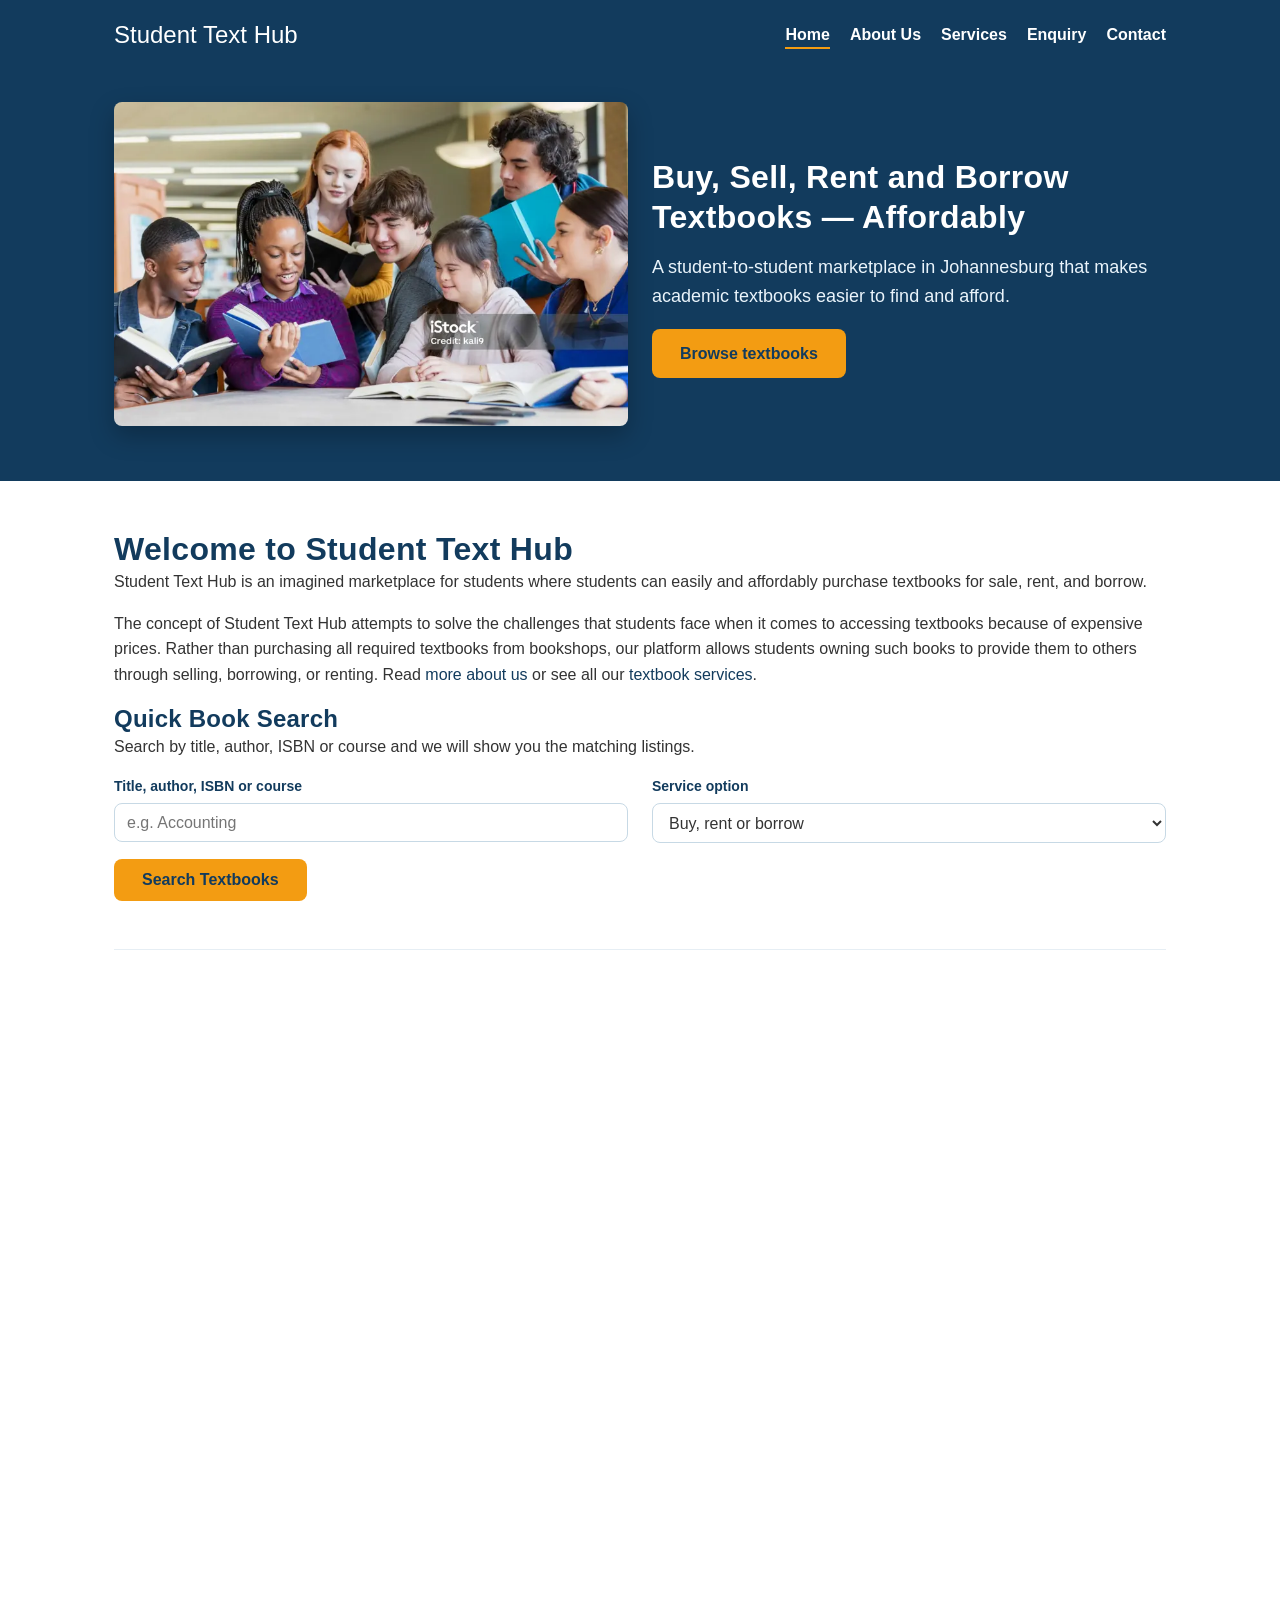
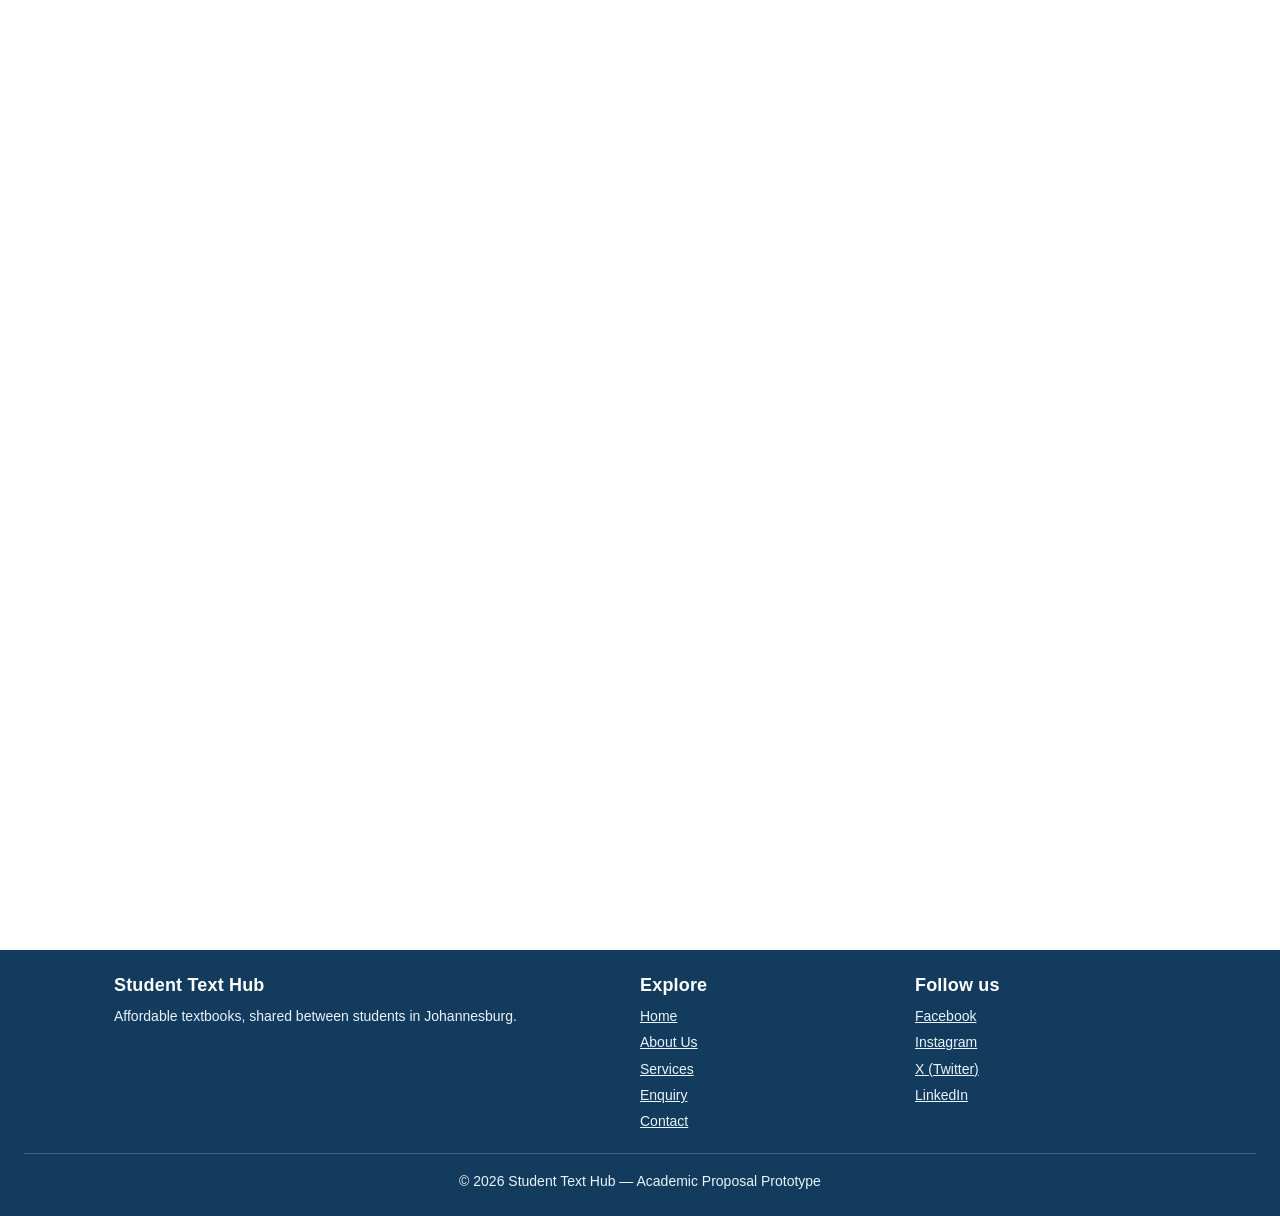
<file: index.html>
<!DOCTYPE html>
<html lang="en">
<head>
<meta charset="UTF-8">
<meta name="viewport" content="width=device-width, initial-scale=1.0">
<title>Student Text Hub | Buy, Sell, Rent & Borrow Textbooks in Johannesburg</title>
<meta name="description" content="Student Text Hub is a student-to-student marketplace in Johannesburg where you can buy, sell, rent and borrow affordable second-hand university textbooks.">
<meta name="keywords" content="student textbooks, buy textbooks, rent textbooks, borrow textbooks, second-hand textbooks Johannesburg, university textbooks South Africa">
<meta name="author" content="Nqobile Sibongile Ngcobo">
<meta name="robots" content="index, follow">
<meta http-equiv="Content-Security-Policy" content="default-src 'self'; script-src 'self'; style-src 'self'; img-src 'self' data:; connect-src 'self'; frame-src https://www.google.com; form-action 'self' mailto:; base-uri 'self'; object-src 'none'">
<meta name="referrer" content="strict-origin-when-cross-origin">
<link rel="canonical" href="https://shiny-souffle-ca539c.netlify.app/">
<link rel="icon" href="data:image/svg+xml,%3Csvg xmlns='http://www.w3.org/2000/svg' viewBox='0 0 100 100'%3E%3Crect width='100' height='100' rx='18' fill='%23123B5D'/%3E%3Ctext x='50' y='68' font-size='56' text-anchor='middle' fill='%23F39C12' font-family='Arial' font-weight='700'%3ET%3C/text%3E%3C/svg%3E">
<meta property="og:type" content="website">
<meta property="og:site_name" content="Student Text Hub">
<meta property="og:title" content="Student Text Hub | Buy, Sell, Rent & Borrow Textbooks in Johannesburg">
<meta property="og:description" content="Student Text Hub is a student-to-student marketplace in Johannesburg where you can buy, sell, rent and borrow affordable second-hand university textbooks.">
<meta property="og:url" content="https://shiny-souffle-ca539c.netlify.app/">
<meta property="og:image" content="https://shiny-souffle-ca539c.netlify.app/images/students-sharing-textbooks-800.jpg">
<meta name="twitter:card" content="summary_large_image">
<meta name="twitter:title" content="Student Text Hub | Buy, Sell, Rent & Borrow Textbooks in Johannesburg">
<meta name="twitter:description" content="Student Text Hub is a student-to-student marketplace in Johannesburg where you can buy, sell, rent and borrow affordable second-hand university textbooks.">
<link rel="preload" as="image" href="images/students-sharing-textbooks-800.webp" type="image/webp">
<link rel="stylesheet" href="css/styles.css">
<script type="application/ld+json">
{"@context":"https://schema.org","@type":"LocalBusiness","name":"Student Text Hub","description":"Student-to-student textbook marketplace in Johannesburg to buy, sell, rent and borrow textbooks.","url":"https://student-text-hub.netlify.app/","image":"https://student-text-hub.netlify.app/images/students-sharing-textbooks-800.jpg","areaServed":"Johannesburg, Gauteng, South Africa","address":{"@type":"PostalAddress","addressLocality":"Johannesburg","addressRegion":"Gauteng","addressCountry":"ZA"}}
</script>
</head>
<body>
<a class="skip-link" href="#main-content">Skip to main content</a>
<header class="site-header">
<div class="header-inner">
<p class="site-title"><a href="index.html">Student Text Hub</a></p>
<button class="nav-toggle" type="button" aria-expanded="false" aria-controls="primary-nav">Menu</button>
<nav class="main-nav" id="primary-nav" aria-label="Primary">
<ul>
<li><a href="index.html" aria-current="page">Home</a></li>
<li><a href="about.html">About Us</a></li>
<li><a href="services.html">Services</a></li>
<li><a href="enquiry.html">Enquiry</a></li>
<li><a href="contact.html">Contact</a></li>
</ul>
</nav>
</div>
<div class="hero">
<picture>
<source type="image/webp" srcset="images/students-sharing-textbooks-480.webp 480w, images/students-sharing-textbooks-800.webp 800w, images/students-sharing-textbooks-1182.webp 1182w" sizes="(max-width: 480px) 100vw, (max-width: 768px) 90vw, 540px">
<img class="hero-image" src="images/students-sharing-textbooks-800.jpg" width="800" height="503" alt="Group of students sharing and reading textbooks together at a library table">
</picture>
<div class="hero-text">
<h1>Buy, Sell, Rent and Borrow Textbooks &mdash; Affordably</h1>
<p>A student&#8209;to&#8209;student marketplace in Johannesburg that makes academic textbooks easier to find and afford.</p>
<a class="btn" href="services.html">Browse textbooks</a>
</div>
</div>
</header>
<main id="main-content">
<section id="home" class="section reveal">
<h2>Welcome to Student Text Hub</h2>
<p>Student Text Hub is an imagined marketplace for students where students can easily and affordably purchase textbooks for sale, rent, and borrow.</p>
<p>The concept of Student Text Hub attempts to solve the challenges that students face when it comes to accessing textbooks because of expensive prices. Rather than purchasing all required textbooks from bookshops, our platform allows students owning such books to provide them to others through selling, borrowing, or renting. Read <a href="about.html">more about us</a> or see all our <a href="services.html">textbook services</a>.</p>

<h3>Quick Book Search</h3>
<p>Search by title, author, ISBN or course and we will show you the matching listings.</p>
<form class="search-form" action="services.html" method="get" role="search">
<div class="form-grid">
<div class="form-field"><label for="q">Title, author, ISBN or course</label><input type="search" id="q" name="q" maxlength="80" placeholder="e.g. Accounting"></div>
<div class="form-field"><label for="option">Service option</label><select id="option" name="option"><option value="all">Buy, rent or borrow</option><option value="buy">Buy</option><option value="rent">Rent</option><option value="borrow">Borrow</option></select></div>
</div>
<button type="submit" class="btn">Search Textbooks</button>
</form>
</section>

<section class="section reveal" aria-labelledby="gallery-heading">
<h2 id="gallery-heading">Popular Textbook Categories</h2>
<p>Select a cover to view it larger.</p>
<ul class="gallery" id="gallery">
<li><button type="button" class="gallery-item" data-full="images/accounting-textbook.svg" data-caption="Accounting 101"><img src="images/accounting-textbook.svg" alt="Accounting 101 textbook cover" width="300" height="400" loading="lazy"><span class="gallery-caption">Accounting 101</span></button></li>
<li><button type="button" class="gallery-item" data-full="images/biology-textbook.svg" data-caption="Biology Essentials"><img src="images/biology-textbook.svg" alt="Biology Essentials textbook cover" width="300" height="400" loading="lazy"><span class="gallery-caption">Biology Essentials</span></button></li>
<li><button type="button" class="gallery-item" data-full="images/engineering-textbook.svg" data-caption="Engineering Maths"><img src="images/engineering-textbook.svg" alt="Engineering Maths textbook cover" width="300" height="400" loading="lazy"><span class="gallery-caption">Engineering Maths</span></button></li>
<li><button type="button" class="gallery-item" data-full="images/law-textbook.svg" data-caption="Introduction to Law"><img src="images/law-textbook.svg" alt="Introduction to Law textbook cover" width="300" height="400" loading="lazy"><span class="gallery-caption">Introduction to Law</span></button></li>
<li><button type="button" class="gallery-item" data-full="images/it-textbook.svg" data-caption="Programming Basics"><img src="images/it-textbook.svg" alt="Programming Basics textbook cover" width="300" height="400" loading="lazy"><span class="gallery-caption">Programming Basics</span></button></li>
<li><button type="button" class="gallery-item" data-full="images/economics-textbook.svg" data-caption="Economics Today"><img src="images/economics-textbook.svg" alt="Economics Today textbook cover" width="300" height="400" loading="lazy"><span class="gallery-caption">Economics Today</span></button></li>
</ul>
</section>

<section class="section reveal" aria-labelledby="faq-heading">
<h2 id="faq-heading">Frequently Asked Questions</h2>
<div class="accordion">
<div class="accordion-item"><h3><button class="accordion-trigger" type="button" aria-expanded="false" aria-controls="faq-0" id="faq-btn-0">How does Student Text Hub work?<span class="accordion-icon" aria-hidden="true">+</span></button></h3><div class="accordion-panel" id="faq-0" role="region" aria-labelledby="faq-btn-0" hidden><p>Students list textbooks they no longer need. Other students can buy, rent or borrow them directly from the owner, and meet on or near campus to exchange the book.</p></div></div>
<div class="accordion-item"><h3><button class="accordion-trigger" type="button" aria-expanded="false" aria-controls="faq-1" id="faq-btn-1">Is it free to borrow a book?<span class="accordion-icon" aria-hidden="true">+</span></button></h3><div class="accordion-panel" id="faq-1" role="region" aria-labelledby="faq-btn-1" hidden><p>Yes. Books marked as borrow are free for up to 14 days. Please return them in the same condition so the next student can use them.</p></div></div>
<div class="accordion-item"><h3><button class="accordion-trigger" type="button" aria-expanded="false" aria-controls="faq-2" id="faq-btn-2">How much does renting cost?<span class="accordion-icon" aria-hidden="true">+</span></button></h3><div class="accordion-panel" id="faq-2" role="region" aria-labelledby="faq-btn-2" hidden><p>Rental prices are set per month by the book owner and are usually well below the retail price. The exact price is shown on each book listing.</p></div></div>
<div class="accordion-item"><h3><button class="accordion-trigger" type="button" aria-expanded="false" aria-controls="faq-3" id="faq-btn-3">Which universities do you serve?<span class="accordion-icon" aria-hidden="true">+</span></button></h3><div class="accordion-panel" id="faq-3" role="region" aria-labelledby="faq-btn-3" hidden><p>We are starting with Johannesburg campuses and will expand to other universities and colleges as the community grows.</p></div></div>
</div>
</section>
</main>
<footer class="site-footer">
<div class="footer-inner">
<div><h2 class="footer-heading">Student Text Hub</h2><p>Affordable textbooks, shared between students in Johannesburg.</p></div>
<nav aria-label="Footer"><h2 class="footer-heading">Explore</h2><ul><li><a href="index.html">Home</a></li><li><a href="about.html">About Us</a></li><li><a href="services.html">Services</a></li><li><a href="enquiry.html">Enquiry</a></li><li><a href="contact.html">Contact</a></li></ul></nav>
<div><h2 class="footer-heading">Follow us</h2><ul class="social-links"><li><a href="https://www.facebook.com/" target="_blank" rel="noopener noreferrer">Facebook</a></li><li><a href="https://www.instagram.com/" target="_blank" rel="noopener noreferrer">Instagram</a></li><li><a href="https://x.com/" target="_blank" rel="noopener noreferrer">X (Twitter)</a></li><li><a href="https://www.linkedin.com/" target="_blank" rel="noopener noreferrer">LinkedIn</a></li></ul></div>
</div>
<p class="copyright">&copy; 2026 Student Text Hub &mdash; Academic Proposal Prototype</p>
</footer>
<script src="js/main.js" defer></script>
</body>
</html>
</file>
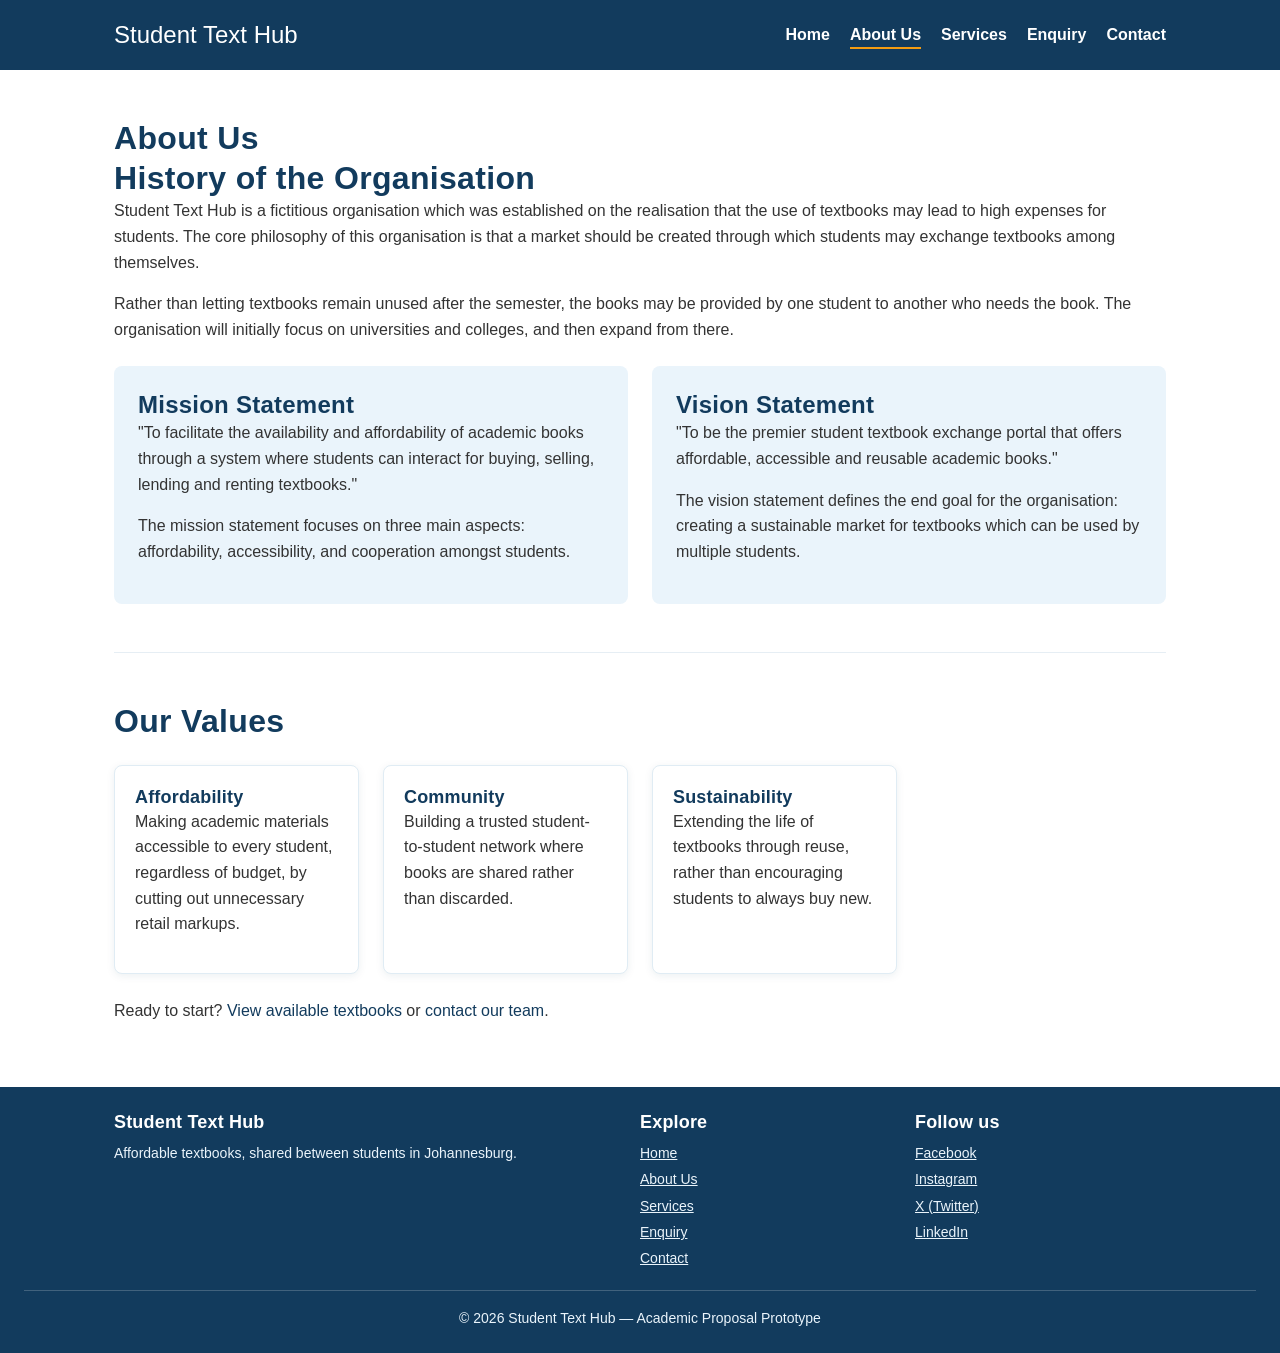
<file: about.html>
<!DOCTYPE html>
<html lang="en">
<head>
<meta charset="UTF-8">
<meta name="viewport" content="width=device-width, initial-scale=1.0">
<title>About Us | Student Text Hub Johannesburg</title>
<meta name="description" content="Learn about Student Text Hub, our mission and vision, and our values of affordability, community and sustainability for students in Johannesburg.">
<meta name="keywords" content="about Student Text Hub, student textbook exchange, textbook mission, affordable education South Africa">
<meta name="author" content="Nqobile Sibongile Ngcobo">
<meta name="robots" content="index, follow">
<meta http-equiv="Content-Security-Policy" content="default-src 'self'; script-src 'self'; style-src 'self'; img-src 'self' data:; connect-src 'self'; frame-src https://www.google.com; form-action 'self' mailto:; base-uri 'self'; object-src 'none'">
<meta name="referrer" content="strict-origin-when-cross-origin">
<link rel="canonical" href="https://shiny-souffle-ca539c.netlify.app/about.html">
<link rel="icon" href="data:image/svg+xml,%3Csvg xmlns='http://www.w3.org/2000/svg' viewBox='0 0 100 100'%3E%3Crect width='100' height='100' rx='18' fill='%23123B5D'/%3E%3Ctext x='50' y='68' font-size='56' text-anchor='middle' fill='%23F39C12' font-family='Arial' font-weight='700'%3ET%3C/text%3E%3C/svg%3E">
<meta property="og:type" content="website">
<meta property="og:site_name" content="Student Text Hub">
<meta property="og:title" content="About Us | Student Text Hub Johannesburg">
<meta property="og:description" content="Learn about Student Text Hub, our mission and vision, and our values of affordability, community and sustainability for students in Johannesburg.">
<meta property="og:url" content="https://shiny-souffle-ca539c.netlify.app/about.html">
<meta property="og:image" content="https://shiny-souffle-ca539c.netlify.app/images/students-sharing-textbooks-800.jpg">
<meta name="twitter:card" content="summary_large_image">
<meta name="twitter:title" content="About Us | Student Text Hub Johannesburg">
<meta name="twitter:description" content="Learn about Student Text Hub, our mission and vision, and our values of affordability, community and sustainability for students in Johannesburg.">
<link rel="stylesheet" href="css/styles.css">
</head>
<body>
<a class="skip-link" href="#main-content">Skip to main content</a>
<header class="site-header">
<div class="header-inner">
<p class="site-title"><a href="index.html">Student Text Hub</a></p>
<button class="nav-toggle" type="button" aria-expanded="false" aria-controls="primary-nav">Menu</button>
<nav class="main-nav" id="primary-nav" aria-label="Primary">
<ul>
<li><a href="index.html">Home</a></li>
<li><a href="about.html" aria-current="page">About Us</a></li>
<li><a href="services.html">Services</a></li>
<li><a href="enquiry.html">Enquiry</a></li>
<li><a href="contact.html">Contact</a></li>
</ul>
</nav>
</div>
</header>
<main id="main-content">
<section class="section reveal">
<h1>About Us</h1>
<h2>History of the Organisation</h2>
<p>Student Text Hub is a fictitious organisation which was established on the realisation that the use of textbooks may lead to high expenses for students. The core philosophy of this organisation is that a market should be created through which students may exchange textbooks among themselves.</p>
<p>Rather than letting textbooks remain unused after the semester, the books may be provided by one student to another who needs the book. The organisation will initially focus on universities and colleges, and then expand from there.</p>
<div class="about-grid">
<div class="about-card"><h3>Mission Statement</h3>
<p><em>"To facilitate the availability and affordability of academic books through a system where students can interact for buying, selling, lending and renting textbooks."</em></p>
<p>The mission statement focuses on three main aspects: <strong>affordability</strong>, <strong>accessibility</strong>, and <strong>cooperation</strong> amongst students.</p></div>
<div class="about-card"><h3>Vision Statement</h3>
<p><em>"To be the premier student textbook exchange portal that offers affordable, accessible and reusable academic books."</em></p>
<p>The vision statement defines the end goal for the organisation: creating a sustainable market for textbooks which can be used by multiple students.</p></div>
</div>
</section>
<section class="section reveal">
<h2>Our Values</h2>
<ul class="services-list">
<li class="service-card"><h3>Affordability</h3><p>Making academic materials accessible to every student, regardless of budget, by cutting out unnecessary retail markups.</p></li>
<li class="service-card"><h3>Community</h3><p>Building a trusted student-to-student network where books are shared rather than discarded.</p></li>
<li class="service-card"><h3>Sustainability</h3><p>Extending the life of textbooks through reuse, rather than encouraging students to always buy new.</p></li>
</ul>
<p class="cta-line">Ready to start? <a href="services.html">View available textbooks</a> or <a href="contact.html">contact our team</a>.</p>
</section>
</main>
<footer class="site-footer">
<div class="footer-inner">
<div><h2 class="footer-heading">Student Text Hub</h2><p>Affordable textbooks, shared between students in Johannesburg.</p></div>
<nav aria-label="Footer"><h2 class="footer-heading">Explore</h2><ul><li><a href="index.html">Home</a></li><li><a href="about.html">About Us</a></li><li><a href="services.html">Services</a></li><li><a href="enquiry.html">Enquiry</a></li><li><a href="contact.html">Contact</a></li></ul></nav>
<div><h2 class="footer-heading">Follow us</h2><ul class="social-links"><li><a href="https://www.facebook.com/" target="_blank" rel="noopener noreferrer">Facebook</a></li><li><a href="https://www.instagram.com/" target="_blank" rel="noopener noreferrer">Instagram</a></li><li><a href="https://x.com/" target="_blank" rel="noopener noreferrer">X (Twitter)</a></li><li><a href="https://www.linkedin.com/" target="_blank" rel="noopener noreferrer">LinkedIn</a></li></ul></div>
</div>
<p class="copyright">&copy; 2026 Student Text Hub &mdash; Academic Proposal Prototype</p>
</footer>
<script src="js/main.js" defer></script>
</body>
</html>
</file>
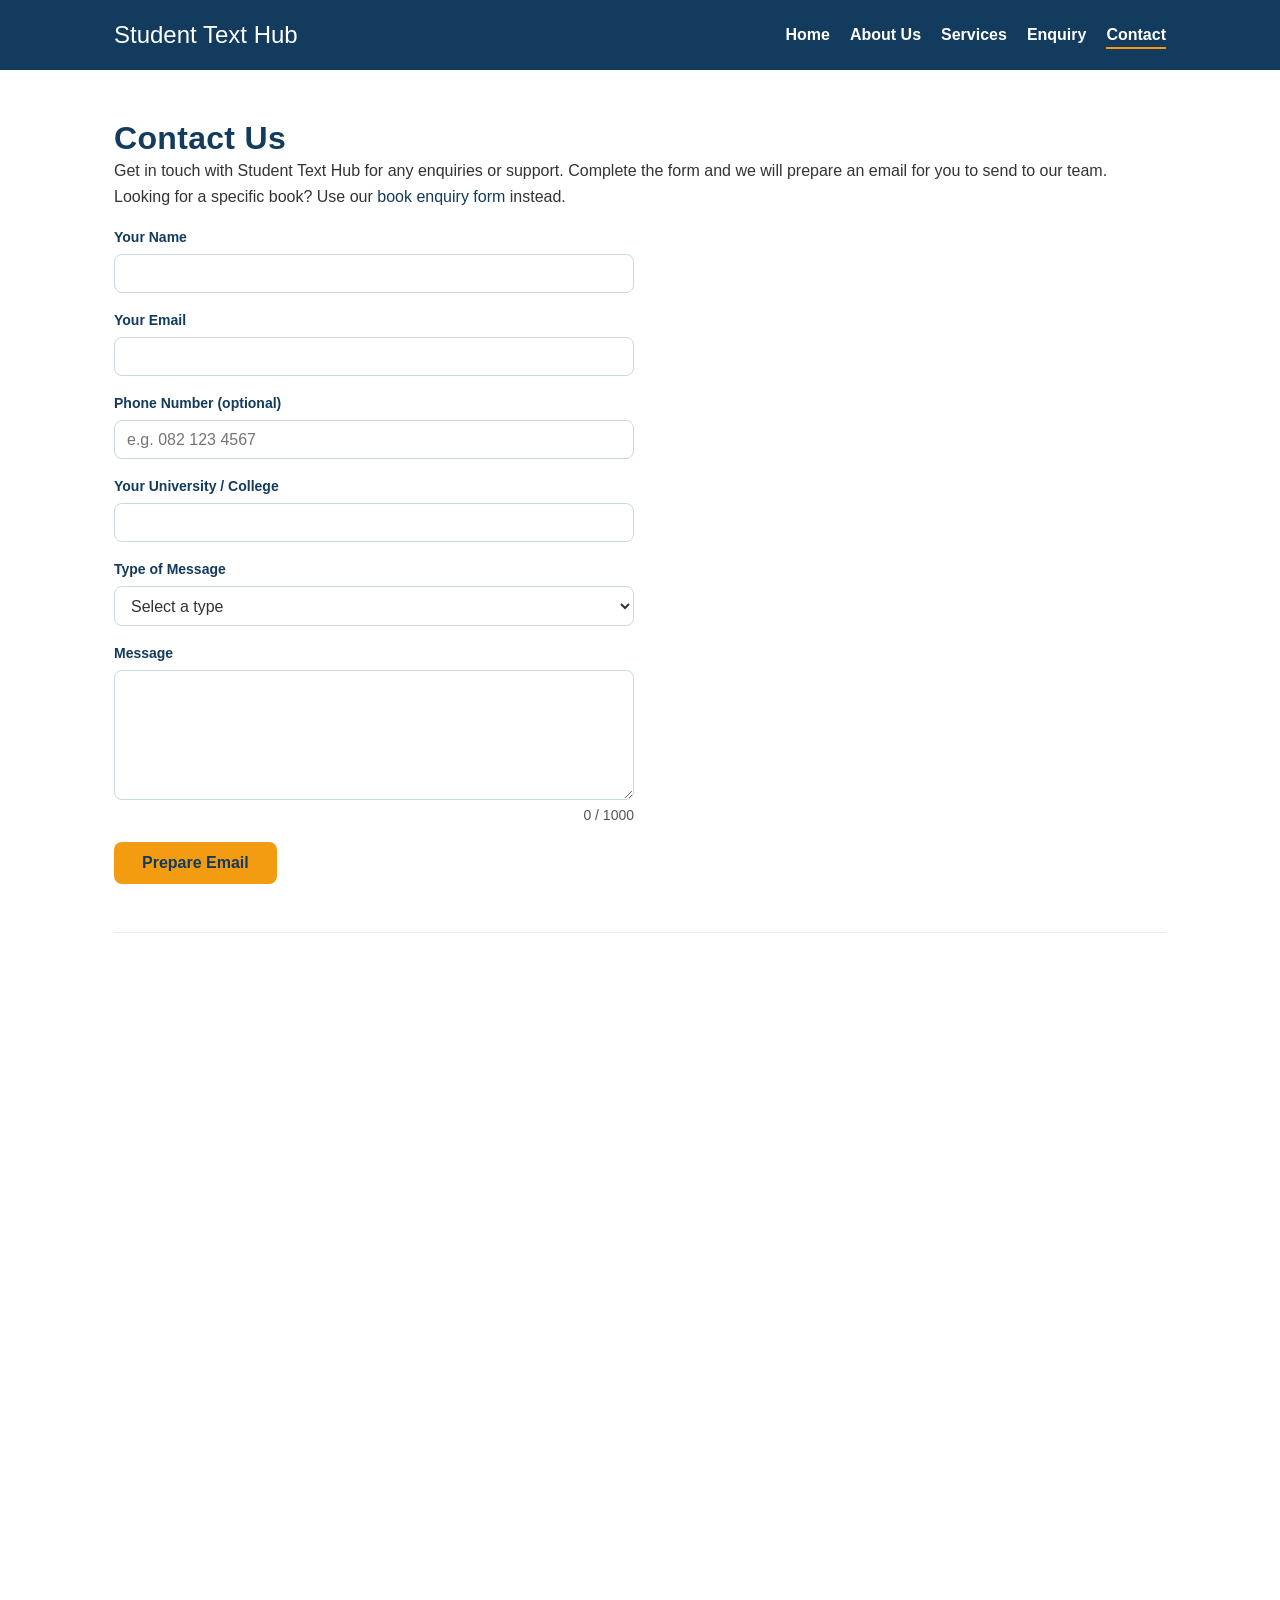
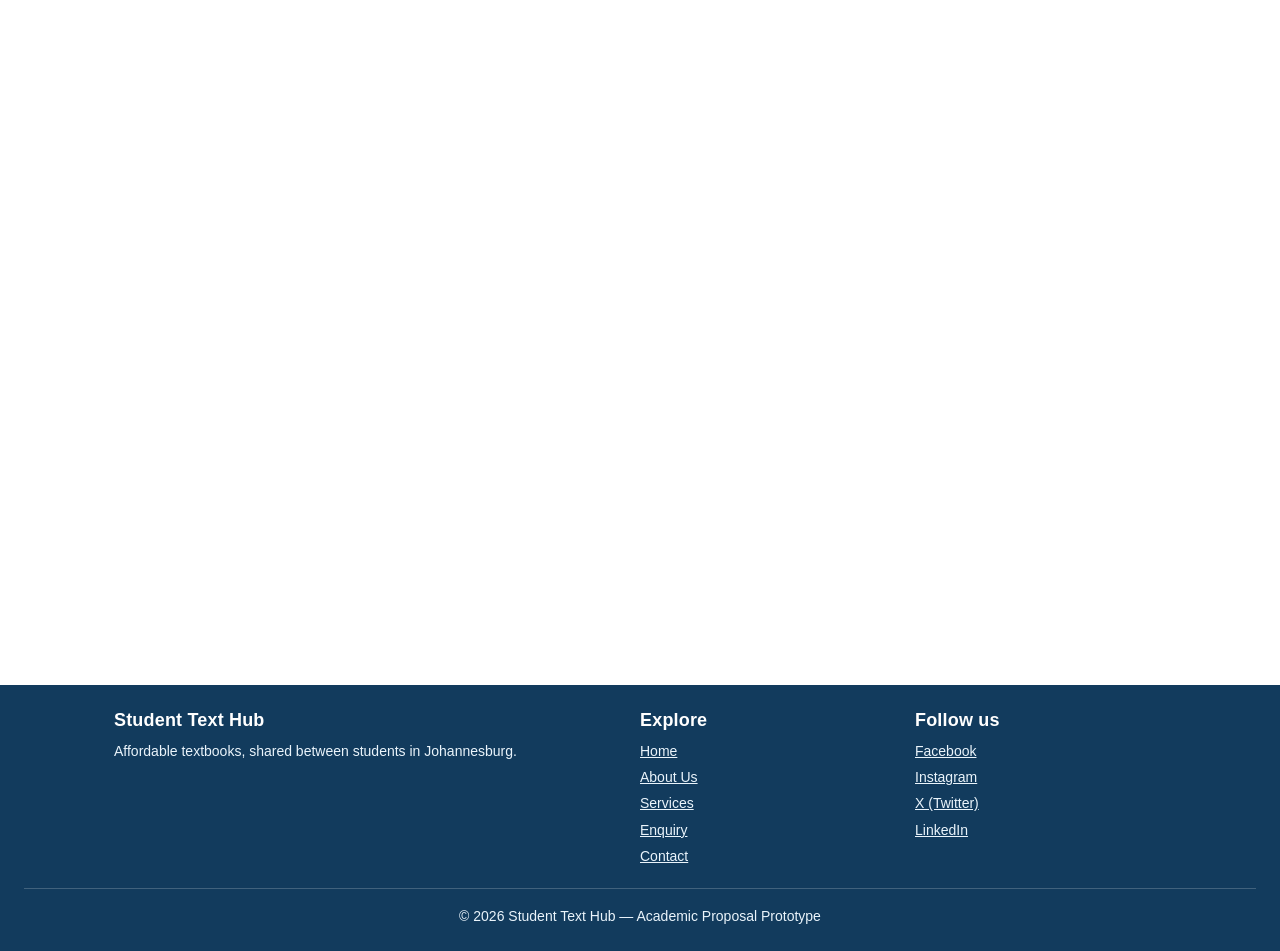
<file: contact.html>
<!DOCTYPE html>
<html lang="en">
<head>
<meta charset="UTF-8">
<meta name="viewport" content="width=device-width, initial-scale=1.0">
<title>Contact Us | Student Text Hub Johannesburg</title>
<meta name="description" content="Contact Student Text Hub with a general message, feedback or partnership idea. Find our campus meeting points in Johannesburg on the map.">
<meta name="keywords" content="contact Student Text Hub, textbook support Johannesburg, student marketplace contact, campus meeting point">
<meta name="author" content="Nqobile Sibongile Ngcobo">
<meta name="robots" content="index, follow">
<meta http-equiv="Content-Security-Policy" content="default-src 'self'; script-src 'self'; style-src 'self'; img-src 'self' data:; connect-src 'self'; frame-src https://www.google.com; form-action 'self' mailto:; base-uri 'self'; object-src 'none'">
<meta name="referrer" content="strict-origin-when-cross-origin">
<link rel="canonical" href="https://shiny-souffle-ca539c.netlify.app/contact.html">
<link rel="icon" href="data:image/svg+xml,%3Csvg xmlns='http://www.w3.org/2000/svg' viewBox='0 0 100 100'%3E%3Crect width='100' height='100' rx='18' fill='%23123B5D'/%3E%3Ctext x='50' y='68' font-size='56' text-anchor='middle' fill='%23F39C12' font-family='Arial' font-weight='700'%3ET%3C/text%3E%3C/svg%3E">
<meta property="og:type" content="website">
<meta property="og:site_name" content="Student Text Hub">
<meta property="og:title" content="Contact Us | Student Text Hub Johannesburg">
<meta property="og:description" content="Contact Student Text Hub with a general message, feedback or partnership idea. Find our campus meeting points in Johannesburg on the map.">
<meta property="og:url" content="https://shiny-souffle-ca539c.netlify.app/contact.html">
<meta property="og:image" content="https://shiny-souffle-ca539c.netlify.app/images/students-sharing-textbooks-800.jpg">
<meta name="twitter:card" content="summary_large_image">
<meta name="twitter:title" content="Contact Us | Student Text Hub Johannesburg">
<meta name="twitter:description" content="Contact Student Text Hub with a general message, feedback or partnership idea. Find our campus meeting points in Johannesburg on the map.">
<link rel="stylesheet" href="css/styles.css">
</head>
<body>
<a class="skip-link" href="#main-content">Skip to main content</a>
<header class="site-header">
<div class="header-inner">
<p class="site-title"><a href="index.html">Student Text Hub</a></p>
<button class="nav-toggle" type="button" aria-expanded="false" aria-controls="primary-nav">Menu</button>
<nav class="main-nav" id="primary-nav" aria-label="Primary">
<ul>
<li><a href="index.html">Home</a></li>
<li><a href="about.html">About Us</a></li>
<li><a href="services.html">Services</a></li>
<li><a href="enquiry.html">Enquiry</a></li>
<li><a href="contact.html" aria-current="page">Contact</a></li>
</ul>
</nav>
</div>
</header>
<main id="main-content">
<section class="section reveal">
<h1>Contact Us</h1>
<p>Get in touch with Student Text Hub for any enquiries or support. Complete the form and we will prepare an email for you to send to our team. Looking for a specific book? Use our <a href="enquiry.html">book enquiry form</a> instead.</p>
<form class="contact-form" id="contact-form" action="mailto:studenttexthub@example.com" method="post" enctype="text/plain" data-recipient="studenttexthub@example.com" novalidate>
<div class="form-field"><label for="student_name">Your Name</label><input type="text" id="student_name" name="student_name" required minlength="2" maxlength="60" autocomplete="name" data-required-msg="Please enter your name." data-short-msg="Your name must be at least 2 characters."><p class="error" id="student_name-error" role="alert"></p></div>
<div class="form-field"><label for="student_email">Your Email</label><input type="email" id="student_email" name="student_email" required maxlength="100" autocomplete="email" data-required-msg="Please enter your email address." data-type-msg="Enter a valid email address, e.g. name@example.com."><p class="error" id="student_email-error" role="alert"></p></div>
<div class="form-field"><label for="student_phone">Phone Number (optional)</label><input type="tel" id="student_phone" name="student_phone" maxlength="20" autocomplete="tel" placeholder="e.g. 082 123 4567" data-kind="phone"><p class="error" id="student_phone-error" role="alert"></p></div>
<div class="form-field"><label for="student_school">Your University / College</label><input type="text" id="student_school" name="student_school" maxlength="80"></div>
<div class="form-field"><label for="msg_type">Type of Message</label><select id="msg_type" name="msg_type" required data-required-msg="Please choose a message type."><option value="">Select a type</option><option value="General message">General message</option><option value="Feedback">Feedback</option><option value="Support">Support with my account or a listing</option><option value="Partnership">Partnership or sponsorship</option></select><p class="error" id="msg_type-error" role="alert"></p></div>
<div class="form-field"><label for="message">Message</label><textarea id="message" name="message" rows="6" required minlength="20" maxlength="1000" data-required-msg="Please type your message." data-short-msg="Please write at least 20 characters so we can help you properly."></textarea><p class="char-count" id="message-count" aria-live="off">0 / 1000</p><p class="error" id="message-error" role="alert"></p></div>
<button type="submit" class="btn">Prepare Email</button>
</form>
<div id="email-preview" class="response-box" aria-live="polite" tabindex="-1" hidden></div>
</section>

<section class="section reveal" aria-labelledby="map-heading">
<h2 id="map-heading">Find a Campus Meeting Point</h2>
<p>Most book exchanges happen at a safe, public spot on campus. Choose a campus to update the map.</p>
<div class="form-field map-select"><label for="campus-select">Campus</label>
<select id="campus-select"><option value="University of Johannesburg Kingsway Campus, Auckland Park, Johannesburg">University of Johannesburg &ndash; Kingsway Campus</option><option value="University of the Witwatersrand, Braamfontein, Johannesburg">Wits University &ndash; Braamfontein</option><option value="University of Johannesburg Doornfontein Campus, Johannesburg">University of Johannesburg &ndash; Doornfontein</option></select></div>
<div class="map-wrap"><iframe id="campus-map" title="Map showing the selected campus meeting point in Johannesburg" src="https://www.google.com/maps?q=University%20of%20Johannesburg%20Kingsway%20Campus%2C%20Auckland%20Park%2C%20Johannesburg&amp;output=embed" width="600" height="400" loading="lazy" referrerpolicy="no-referrer-when-downgrade"></iframe></div>
<p><a id="map-link" href="https://www.google.com/maps/search/?api=1&amp;query=University%20of%20Johannesburg%20Kingsway%20Campus%2C%20Auckland%20Park%2C%20Johannesburg" target="_blank" rel="noopener noreferrer">Open this location in Google Maps</a></p>
</section>

<section class="section reveal" aria-labelledby="faq-heading">
<h2 id="faq-heading">Frequently Asked Questions</h2>
<div class="accordion">
<div class="accordion-item"><h3><button class="accordion-trigger" type="button" aria-expanded="false" aria-controls="faq-0" id="faq-btn-0">How does Student Text Hub work?<span class="accordion-icon" aria-hidden="true">+</span></button></h3><div class="accordion-panel" id="faq-0" role="region" aria-labelledby="faq-btn-0" hidden><p>Students list textbooks they no longer need. Other students can buy, rent or borrow them directly from the owner, and meet on or near campus to exchange the book.</p></div></div>
<div class="accordion-item"><h3><button class="accordion-trigger" type="button" aria-expanded="false" aria-controls="faq-1" id="faq-btn-1">Is it free to borrow a book?<span class="accordion-icon" aria-hidden="true">+</span></button></h3><div class="accordion-panel" id="faq-1" role="region" aria-labelledby="faq-btn-1" hidden><p>Yes. Books marked as borrow are free for up to 14 days. Please return them in the same condition so the next student can use them.</p></div></div>
<div class="accordion-item"><h3><button class="accordion-trigger" type="button" aria-expanded="false" aria-controls="faq-2" id="faq-btn-2">How much does renting cost?<span class="accordion-icon" aria-hidden="true">+</span></button></h3><div class="accordion-panel" id="faq-2" role="region" aria-labelledby="faq-btn-2" hidden><p>Rental prices are set per month by the book owner and are usually well below the retail price. The exact price is shown on each book listing.</p></div></div>
<div class="accordion-item"><h3><button class="accordion-trigger" type="button" aria-expanded="false" aria-controls="faq-3" id="faq-btn-3">Which universities do you serve?<span class="accordion-icon" aria-hidden="true">+</span></button></h3><div class="accordion-panel" id="faq-3" role="region" aria-labelledby="faq-btn-3" hidden><p>We are starting with Johannesburg campuses and will expand to other universities and colleges as the community grows.</p></div></div>
</div>
</section>
</main>
<footer class="site-footer">
<div class="footer-inner">
<div><h2 class="footer-heading">Student Text Hub</h2><p>Affordable textbooks, shared between students in Johannesburg.</p></div>
<nav aria-label="Footer"><h2 class="footer-heading">Explore</h2><ul><li><a href="index.html">Home</a></li><li><a href="about.html">About Us</a></li><li><a href="services.html">Services</a></li><li><a href="enquiry.html">Enquiry</a></li><li><a href="contact.html">Contact</a></li></ul></nav>
<div><h2 class="footer-heading">Follow us</h2><ul class="social-links"><li><a href="https://www.facebook.com/" target="_blank" rel="noopener noreferrer">Facebook</a></li><li><a href="https://www.instagram.com/" target="_blank" rel="noopener noreferrer">Instagram</a></li><li><a href="https://x.com/" target="_blank" rel="noopener noreferrer">X (Twitter)</a></li><li><a href="https://www.linkedin.com/" target="_blank" rel="noopener noreferrer">LinkedIn</a></li></ul></div>
</div>
<p class="copyright">&copy; 2026 Student Text Hub &mdash; Academic Proposal Prototype</p>
</footer>
<script src="js/main.js" defer></script>
<script src="js/forms.js" defer></script>
</body>
</html>
</file>
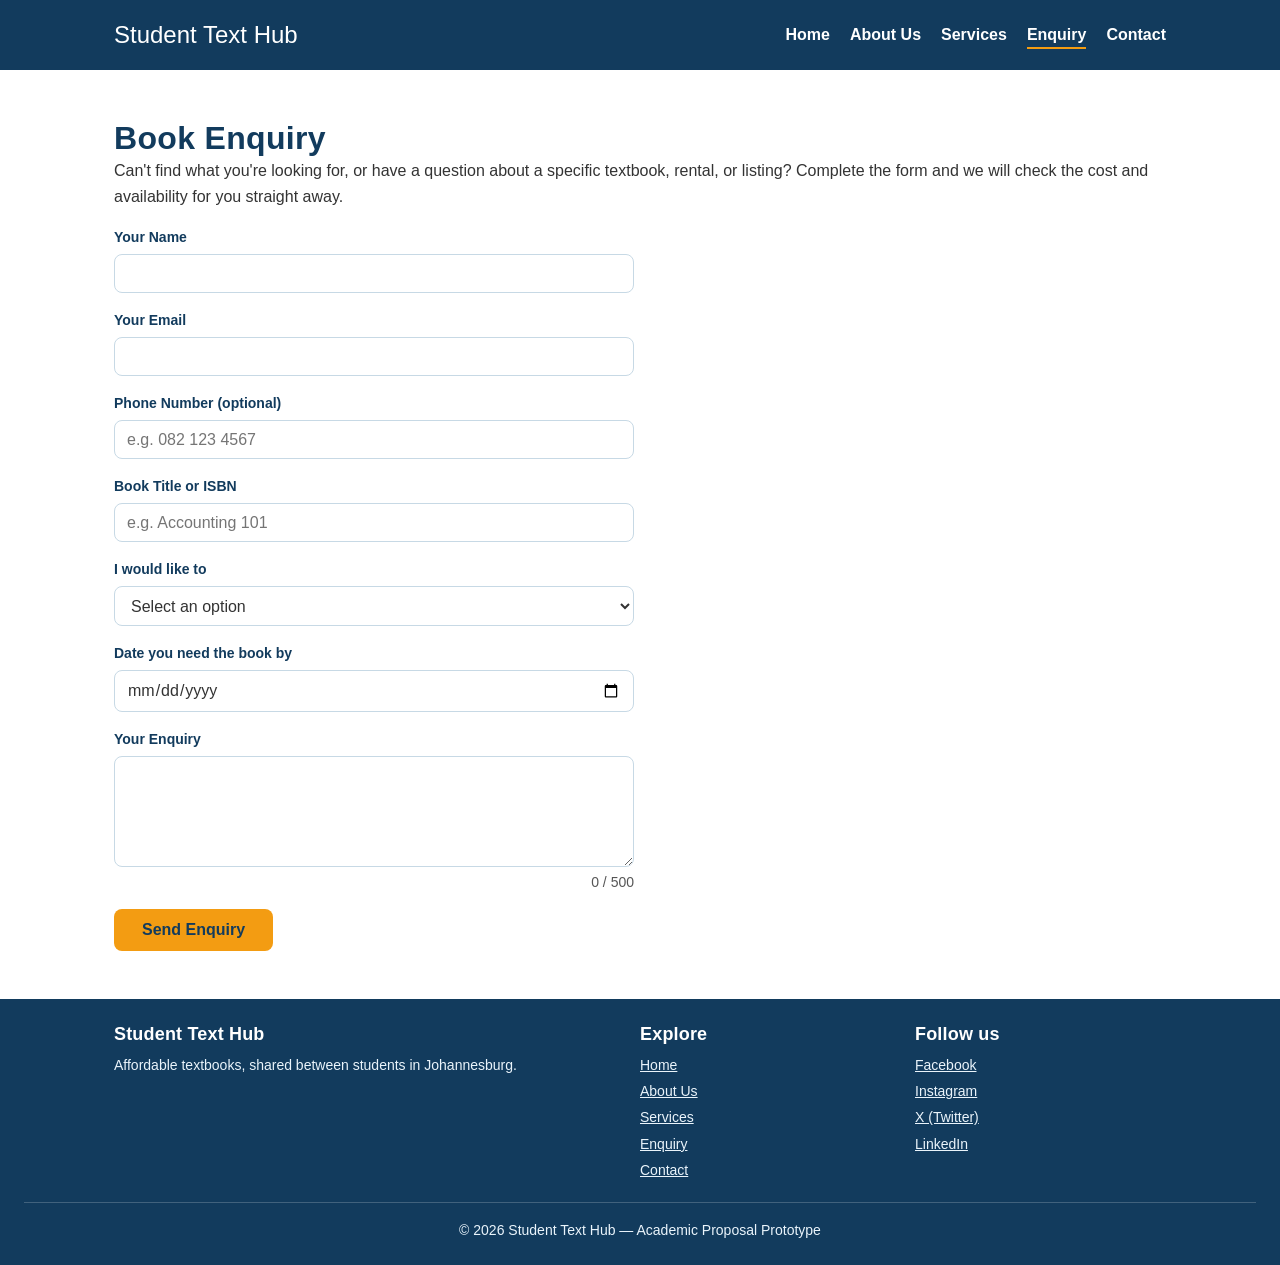
<file: enquiry.html>
<!DOCTYPE html>
<html lang="en">
<head>
<meta charset="UTF-8">
<meta name="viewport" content="width=device-width, initial-scale=1.0">
<title>Book Enquiry | Check Price & Availability | Student Text Hub</title>
<meta name="description" content="Enquire about a textbook's price and availability. Tell Student Text Hub what you need and get an instant response on cost and availability.">
<meta name="keywords" content="textbook enquiry, textbook price, textbook availability, ask about a book, student text hub enquiry">
<meta name="author" content="Nqobile Sibongile Ngcobo">
<meta name="robots" content="index, follow">
<meta http-equiv="Content-Security-Policy" content="default-src 'self'; script-src 'self'; style-src 'self'; img-src 'self' data:; connect-src 'self'; frame-src https://www.google.com; form-action 'self' mailto:; base-uri 'self'; object-src 'none'">
<meta name="referrer" content="strict-origin-when-cross-origin">
<link rel="canonical" href="https://shiny-souffle-ca539c.netlify.app/enquiry.html">
<link rel="icon" href="data:image/svg+xml,%3Csvg xmlns='http://www.w3.org/2000/svg' viewBox='0 0 100 100'%3E%3Crect width='100' height='100' rx='18' fill='%23123B5D'/%3E%3Ctext x='50' y='68' font-size='56' text-anchor='middle' fill='%23F39C12' font-family='Arial' font-weight='700'%3ET%3C/text%3E%3C/svg%3E">
<meta property="og:type" content="website">
<meta property="og:site_name" content="Student Text Hub">
<meta property="og:title" content="Book Enquiry | Check Price & Availability | Student Text Hub">
<meta property="og:description" content="Enquire about a textbook's price and availability. Tell Student Text Hub what you need and get an instant response on cost and availability.">
<meta property="og:url" content="https://shiny-souffle-ca539c.netlify.app/enquiry.html">
<meta property="og:image" content="https://shiny-souffle-ca539c.netlify.app/images/students-sharing-textbooks-800.jpg">
<meta name="twitter:card" content="summary_large_image">
<meta name="twitter:title" content="Book Enquiry | Check Price & Availability | Student Text Hub">
<meta name="twitter:description" content="Enquire about a textbook's price and availability. Tell Student Text Hub what you need and get an instant response on cost and availability.">
<link rel="stylesheet" href="css/styles.css">
</head>
<body>
<a class="skip-link" href="#main-content">Skip to main content</a>
<header class="site-header">
<div class="header-inner">
<p class="site-title"><a href="index.html">Student Text Hub</a></p>
<button class="nav-toggle" type="button" aria-expanded="false" aria-controls="primary-nav">Menu</button>
<nav class="main-nav" id="primary-nav" aria-label="Primary">
<ul>
<li><a href="index.html">Home</a></li>
<li><a href="about.html">About Us</a></li>
<li><a href="services.html">Services</a></li>
<li><a href="enquiry.html" aria-current="page">Enquiry</a></li>
<li><a href="contact.html">Contact</a></li>
</ul>
</nav>
</div>
</header>
<main id="main-content">
<section class="section reveal">
<h1>Book Enquiry</h1>
<p>Can't find what you're looking for, or have a question about a specific textbook, rental, or listing? Complete the form and we will check the cost and availability for you straight away.</p>
<form class="contact-form" id="enquiry-form" action="enquiry.html" method="get" novalidate>
<div class="form-field"><label for="enq_name">Your Name</label><input type="text" id="enq_name" name="enq_name" required minlength="2" maxlength="60" autocomplete="name" data-required-msg="Please enter your name." data-short-msg="Your name must be at least 2 characters."><p class="error" id="enq_name-error" role="alert"></p></div>
<div class="form-field"><label for="enq_email">Your Email</label><input type="email" id="enq_email" name="enq_email" required maxlength="100" autocomplete="email" data-required-msg="Please enter your email address." data-type-msg="Enter a valid email address, e.g. name@example.com."><p class="error" id="enq_email-error" role="alert"></p></div>
<div class="form-field"><label for="enq_phone">Phone Number (optional)</label><input type="tel" id="enq_phone" name="enq_phone" maxlength="20" autocomplete="tel" placeholder="e.g. 082 123 4567" data-kind="phone"><p class="error" id="enq_phone-error" role="alert"></p></div>
<div class="form-field"><label for="enq_book">Book Title or ISBN</label><input type="text" id="enq_book" name="enq_book" required minlength="3" maxlength="80" placeholder="e.g. Accounting 101" data-required-msg="Please tell us which book you are looking for." data-short-msg="Enter at least 3 characters."><p class="error" id="enq_book-error" role="alert"></p></div>
<div class="form-field"><label for="enq_option">I would like to</label><select id="enq_option" name="enq_option" required data-required-msg="Please choose an option."><option value="">Select an option</option><option value="buy">Buy it</option><option value="rent">Rent it</option><option value="borrow">Borrow it</option></select><p class="error" id="enq_option-error" role="alert"></p></div>
<div class="form-field"><label for="enq_date">Date you need the book by</label><input type="date" id="enq_date" name="enq_date" required data-kind="future-date" data-required-msg="Please choose a date."><p class="error" id="enq_date-error" role="alert"></p></div>
<div class="form-field"><label for="enq_message">Your Enquiry</label><textarea id="enq_message" name="enq_message" rows="5" required minlength="10" maxlength="500" data-required-msg="Please type your enquiry." data-short-msg="Please write at least 10 characters."></textarea><p class="char-count" id="enq_message-count" aria-live="off">0 / 500</p><p class="error" id="enq_message-error" role="alert"></p></div>
<button type="submit" class="btn">Send Enquiry</button>
</form>
<div id="enquiry-response" class="response-box" aria-live="polite" tabindex="-1" hidden></div>
</section>
</main>
<footer class="site-footer">
<div class="footer-inner">
<div><h2 class="footer-heading">Student Text Hub</h2><p>Affordable textbooks, shared between students in Johannesburg.</p></div>
<nav aria-label="Footer"><h2 class="footer-heading">Explore</h2><ul><li><a href="index.html">Home</a></li><li><a href="about.html">About Us</a></li><li><a href="services.html">Services</a></li><li><a href="enquiry.html">Enquiry</a></li><li><a href="contact.html">Contact</a></li></ul></nav>
<div><h2 class="footer-heading">Follow us</h2><ul class="social-links"><li><a href="https://www.facebook.com/" target="_blank" rel="noopener noreferrer">Facebook</a></li><li><a href="https://www.instagram.com/" target="_blank" rel="noopener noreferrer">Instagram</a></li><li><a href="https://x.com/" target="_blank" rel="noopener noreferrer">X (Twitter)</a></li><li><a href="https://www.linkedin.com/" target="_blank" rel="noopener noreferrer">LinkedIn</a></li></ul></div>
</div>
<p class="copyright">&copy; 2026 Student Text Hub &mdash; Academic Proposal Prototype</p>
</footer>
<script src="js/main.js" defer></script>
<script src="js/forms.js" defer></script>
</body>
</html>
</file>
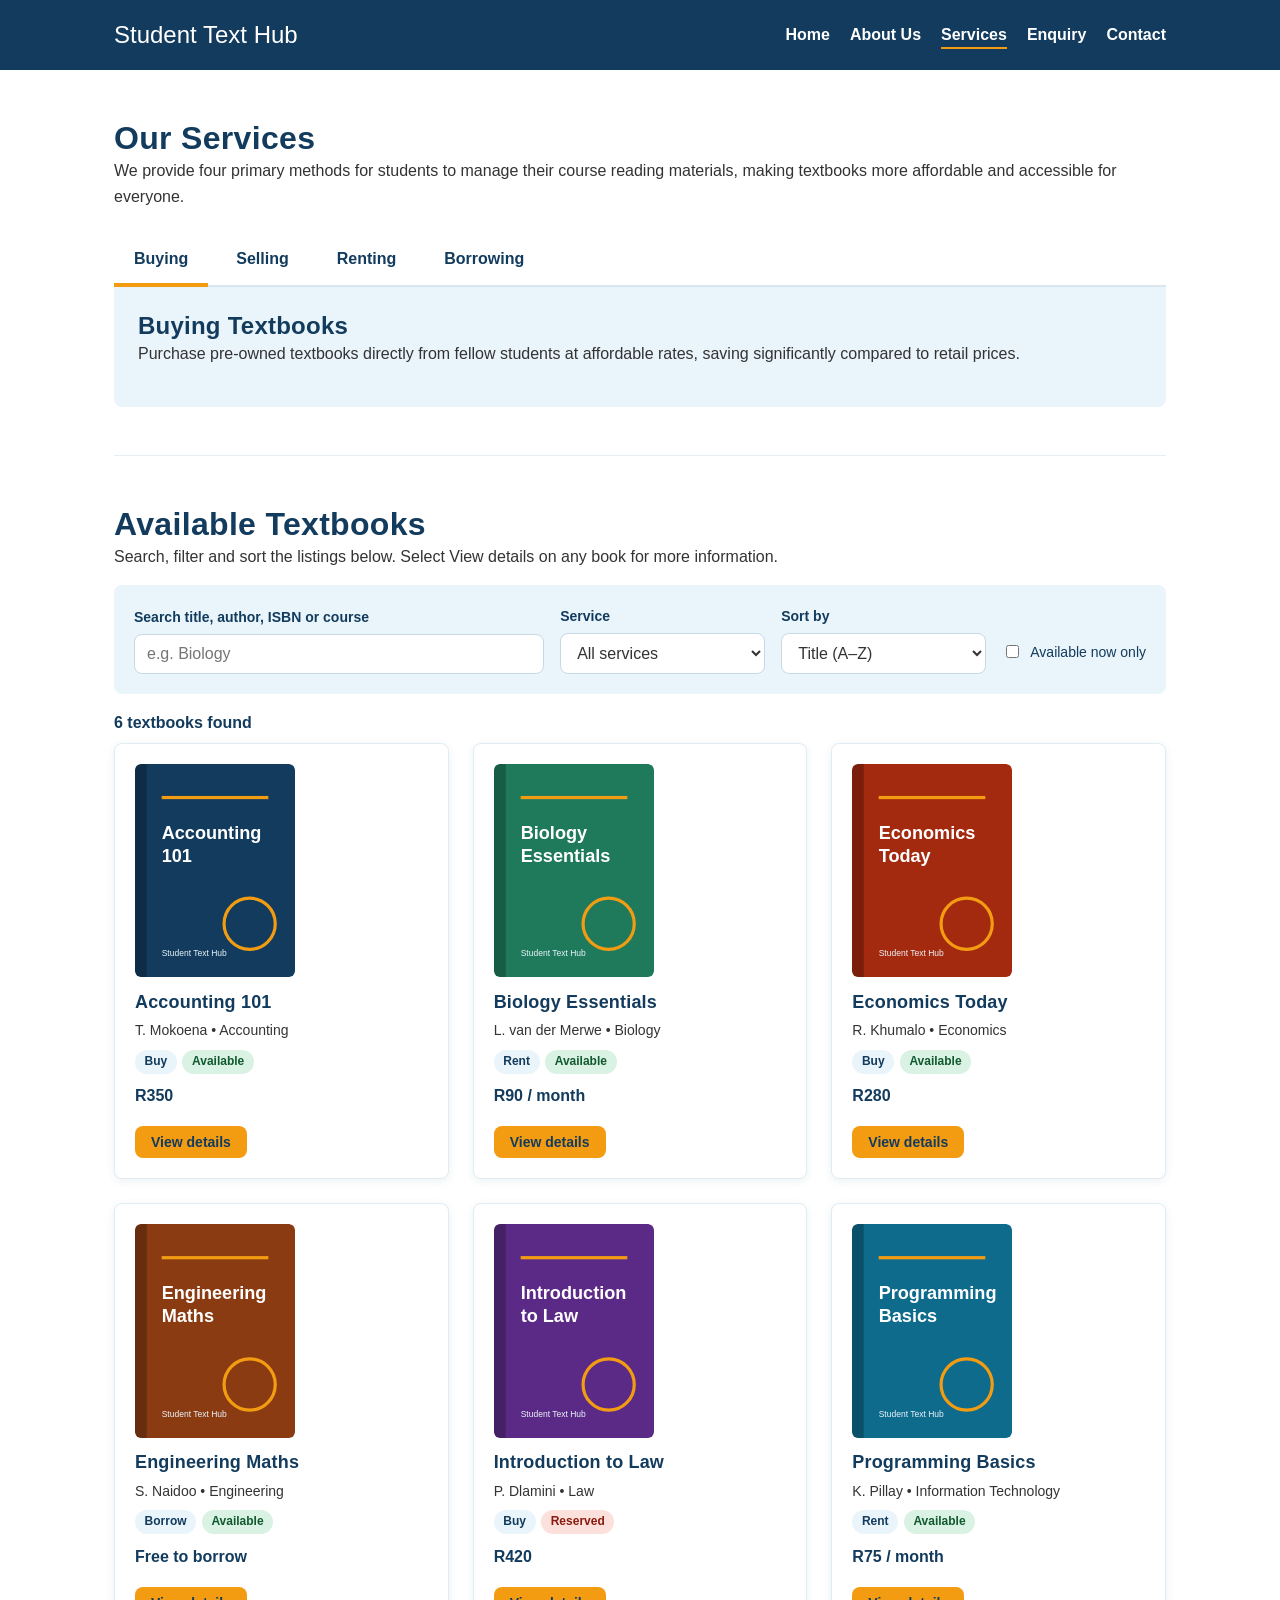
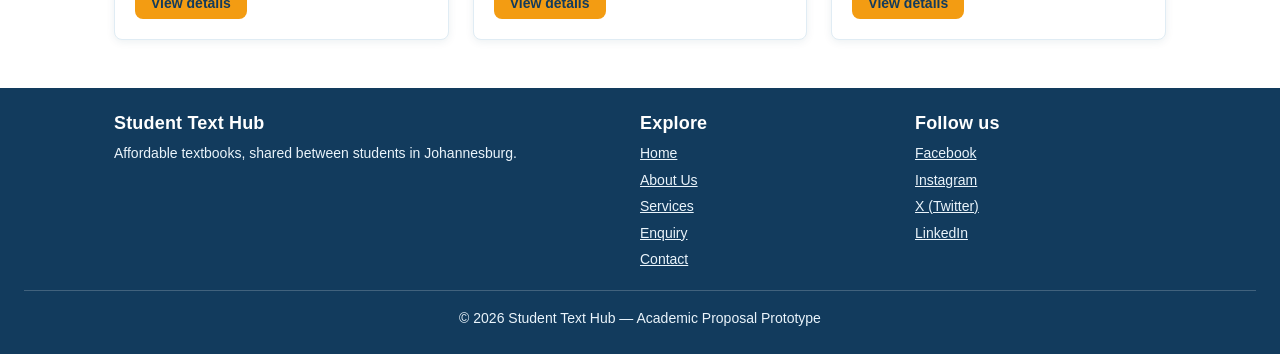
<file: services.html>
<!DOCTYPE html>
<html lang="en">
<head>
<meta charset="UTF-8">
<meta name="viewport" content="width=device-width, initial-scale=1.0">
<title>Textbook Services | Buy, Sell, Rent & Borrow | Student Text Hub</title>
<meta name="description" content="Search student textbook listings in Johannesburg. Filter by title, course or price and choose to buy, rent or borrow second-hand university textbooks.">
<meta name="keywords" content="buy textbooks, rent textbooks, borrow textbooks, sell textbooks, textbook listings Johannesburg, cheap university textbooks">
<meta name="author" content="Nqobile Sibongile Ngcobo">
<meta name="robots" content="index, follow">
<meta http-equiv="Content-Security-Policy" content="default-src 'self'; script-src 'self'; style-src 'self'; img-src 'self' data:; connect-src 'self'; frame-src https://www.google.com; form-action 'self' mailto:; base-uri 'self'; object-src 'none'">
<meta name="referrer" content="strict-origin-when-cross-origin">
<link rel="canonical" href="https://student-text-hub.netlify.app/services.html">
<link rel="icon" href="data:image/svg+xml,%3Csvg xmlns='http://www.w3.org/2000/svg' viewBox='0 0 100 100'%3E%3Crect width='100' height='100' rx='18' fill='%23123B5D'/%3E%3Ctext x='50' y='68' font-size='56' text-anchor='middle' fill='%23F39C12' font-family='Arial' font-weight='700'%3ET%3C/text%3E%3C/svg%3E">
<meta property="og:type" content="website">
<meta property="og:site_name" content="Student Text Hub">
<meta property="og:title" content="Textbook Services | Buy, Sell, Rent & Borrow | Student Text Hub">
<meta property="og:description" content="Search student textbook listings in Johannesburg. Filter by title, course or price and choose to buy, rent or borrow second-hand university textbooks.">
<meta property="og:url" content="https://shiny-souffle-ca539c.netlify.app/services.html">
<meta property="og:image" content="https://shiny-souffle-ca539c.netlify.app/images/students-sharing-textbooks-800.jpg">
<meta name="twitter:card" content="summary_large_image">
<meta name="twitter:title" content="Textbook Services | Buy, Sell, Rent & Borrow | Student Text Hub">
<meta name="twitter:description" content="Search student textbook listings in Johannesburg. Filter by title, course or price and choose to buy, rent or borrow second-hand university textbooks.">
<link rel="stylesheet" href="css/styles.css">
</head>
<body>
<a class="skip-link" href="#main-content">Skip to main content</a>
<header class="site-header">
<div class="header-inner">
<p class="site-title"><a href="index.html">Student Text Hub</a></p>
<button class="nav-toggle" type="button" aria-expanded="false" aria-controls="primary-nav">Menu</button>
<nav class="main-nav" id="primary-nav" aria-label="Primary">
<ul>
<li><a href="index.html">Home</a></li>
<li><a href="about.html">About Us</a></li>
<li><a href="services.html" aria-current="page">Services</a></li>
<li><a href="enquiry.html">Enquiry</a></li>
<li><a href="contact.html">Contact</a></li>
</ul>
</nav>
</div>
</header>
<main id="main-content">
<section class="section reveal">
<h1>Our Services</h1>
<p>We provide four primary methods for students to manage their course reading materials, making textbooks more affordable and accessible for everyone.</p>
<div class="tabs"><div class="tab-list" role="tablist" aria-label="Our services">
<button role="tab" type="button" id="tab-buy" aria-controls="panel-buy" aria-selected="true" tabindex="0">Buying</button>
<button role="tab" type="button" id="tab-sell" aria-controls="panel-sell" aria-selected="false" tabindex="-1">Selling</button>
<button role="tab" type="button" id="tab-rent" aria-controls="panel-rent" aria-selected="false" tabindex="-1">Renting</button>
<button role="tab" type="button" id="tab-borrow" aria-controls="panel-borrow" aria-selected="false" tabindex="-1">Borrowing</button>
</div>
<div role="tabpanel" id="panel-buy" aria-labelledby="tab-buy" class="tab-panel"><h3>Buying Textbooks</h3><p>Purchase pre-owned textbooks directly from fellow students at affordable rates, saving significantly compared to retail prices.</p></div>
<div role="tabpanel" id="panel-sell" aria-labelledby="tab-sell" class="tab-panel" hidden><h3>Selling Textbooks</h3><p>Post advertisements for books you no longer need after the semester to recover some of your expenses.</p></div>
<div role="tabpanel" id="panel-rent" aria-labelledby="tab-rent" class="tab-panel" hidden><h3>Renting Textbooks</h3><p>Rent textbooks for a specific semester or subject period at lower temporary costs.</p></div>
<div role="tabpanel" id="panel-borrow" aria-labelledby="tab-borrow" class="tab-panel" hidden><h3>Borrowing &amp; Lending</h3><p>Connect with peers to lend or borrow academic materials directly within your campus network, free of charge.</p></div>
</div>
</section>
<section class="section reveal" aria-labelledby="listings-heading">
<h2 id="listings-heading">Available Textbooks</h2>
<p>Search, filter and sort the listings below. Select <strong>View details</strong> on any book for more information.</p>
<form class="filter-bar" id="filter-form" role="search" novalidate>
<div class="form-field"><label for="search">Search title, author, ISBN or course</label><input type="search" id="search" maxlength="80" placeholder="e.g. Biology"></div>
<div class="form-field"><label for="filter-option">Service</label><select id="filter-option"><option value="all">All services</option><option value="buy">Buy</option><option value="rent">Rent</option><option value="borrow">Borrow</option></select></div>
<div class="form-field"><label for="sort">Sort by</label><select id="sort"><option value="title">Title (A&ndash;Z)</option><option value="price-asc">Price (low to high)</option><option value="price-desc">Price (high to low)</option></select></div>
<div class="form-field check-field"><label for="only-available"><input type="checkbox" id="only-available"> Available now only</label></div>
</form>
<p id="result-count" class="result-count" aria-live="polite"></p>
<ul class="book-grid" id="book-grid"><li class="loading">Loading textbooks&hellip;</li></ul>
<noscript><p>Please enable JavaScript to browse the textbook listings, or <a href="contact.html">contact us</a> and we will help you find a book.</p></noscript>
</section>
</main>
<dialog class="modal" id="book-modal" aria-labelledby="modal-title"><div class="modal-body"><button type="button" class="modal-close" aria-label="Close dialog">&times;</button><div id="modal-content"></div></div></dialog>
<footer class="site-footer">
<div class="footer-inner">
<div><h2 class="footer-heading">Student Text Hub</h2><p>Affordable textbooks, shared between students in Johannesburg.</p></div>
<nav aria-label="Footer"><h2 class="footer-heading">Explore</h2><ul><li><a href="index.html">Home</a></li><li><a href="about.html">About Us</a></li><li><a href="services.html">Services</a></li><li><a href="enquiry.html">Enquiry</a></li><li><a href="contact.html">Contact</a></li></ul></nav>
<div><h2 class="footer-heading">Follow us</h2><ul class="social-links"><li><a href="https://www.facebook.com/" target="_blank" rel="noopener noreferrer">Facebook</a></li><li><a href="https://www.instagram.com/" target="_blank" rel="noopener noreferrer">Instagram</a></li><li><a href="https://x.com/" target="_blank" rel="noopener noreferrer">X (Twitter)</a></li><li><a href="https://www.linkedin.com/" target="_blank" rel="noopener noreferrer">LinkedIn</a></li></ul></div>
</div>
<p class="copyright">&copy; 2026 Student Text Hub &mdash; Academic Proposal Prototype</p>
</footer>
<script src="js/main.js" defer></script>
<script src="js/listings.js" defer></script>
</body>
</html>
</file>
<file: css/styles.css>
/* =====================================================================
   STUDENT TEXT HUB — STYLESHEET
   Part 2: Designing the Visuals — CSS Styling and Responsive Design
   =====================================================================
   This file is linked as a single external stylesheet from home.html so
   that presentation is fully separated from content, which keeps the
   site easier to maintain and update (Sklar, 2016).
   ===================================================================== */

/* ---------------------------------------------------------------------
   1. ROOT VARIABLES (design tokens)
   Colour palette and type scale are taken from the Part 1 proposal so
   that the finished site matches the approved design direction.
   Using custom properties lets the whole "cascade" be controlled from
   one place, which is the core efficiency principle of CSS (MDN, 2024a).
   --------------------------------------------------------------------- */
/*
Reset css
*/
/* http://meyerweb.com/eric/tools/css/reset/ 
   v2.0 | 20110126
   License: none (public domain)
*/

html, body, div, span, applet, object, iframe,
h1, h2, h3, h4, h5, h6, p, blockquote, pre,
a, abbr, acronym, address, big, cite, code,
del, dfn, em, img, ins, kbd, q, s, samp,
small, strike, strong, sub, sup, tt, var,
b, u, i, center,
dl, dt, dd, ol, ul, li,
fieldset, form, label, legend,
table, caption, tbody, tfoot, thead, tr, th, td,
article, aside, canvas, details, embed, 
figure, figcaption, footer, header, hgroup, 
menu, nav, output, ruby, section, summary,
time, mark, audio, video {
	margin: 0;
	padding: 0;
	border: 0;
	font-size: 100%;
	font: inherit;
	vertical-align: baseline;
}
/* HTML5 display-role reset for older browsers */
article, aside, details, figcaption, figure, 
footer, header, hgroup, menu, nav, section {
	display: block;
}
body {
	line-height: 1;
}
ol, ul {
	list-style: none;
}
blockquote, q {
	quotes: none;
}
blockquote:before, blockquote:after,
q:before, q:after {
	content: '';
	content: none;
}
table {
	border-collapse: collapse;
	border-spacing: 0;
}
   :root {
    /* colour palette */
    --color-dark-blue: #123B5D;   /* headers, navigation, branding   */
    --color-light-blue: #EAF4FB;  /* backgrounds / info sections     */
    --color-white: #FFFFFF;       /* page background                 */
    --color-orange: #F39C12;      /* buttons and calls to action     */
    --color-orange-dark: #d6870a; /* hover state for buttons         */
    --color-text: #333333;        /* body copy                       */

    /* typography scale (1.125 minor-third-style ratio) */
    --font-body: 'Poppins', Arial, Helvetica, sans-serif;
    --fs-base: 1rem;
    --fs-sm: 0.875rem;
    --fs-md: 1.125rem;
    --fs-lg: 1.5rem;
    --fs-xl: 2rem;
    --fs-xxl: 2.75rem;
    --line-height-base: 1.6;

    /* spacing + layout */
    --gap: 1.5rem;
    --radius: 8px;
    --max-width: 1100px;
}

/* ---------------------------------------------------------------------
   2. GLOBAL / ELEMENT SELECTORS
   Broad element selectors are used first so that specific rules further
   down only need to override what changes, taking advantage of CSS's
   cascading nature to keep the number of selectors to a minimum.
   --------------------------------------------------------------------- */
* {
    box-sizing: border-box;
}

body {
    margin: 0;
    font-family: var(--font-body);
    font-size: var(--fs-base);
    line-height: var(--line-height-base);
    color: var(--color-text);
    background-color: var(--color-white);
}

h1, h2, h3 {
    font-family: var(--font-body);
    font-weight: 700;
    letter-spacing: 0.01em;
    color: var(--color-dark-blue);
    line-height: 1.25;
}

h1 { font-size: var(--fs-xl); }
h2 { font-size: var(--fs-xl); margin-top: 0; }
h3 { font-size: var(--fs-lg); }

p { margin: 0 0 1em; }

a {
    color: var(--color-dark-blue);
    text-decoration: none;
}

a:hover,
a:focus {
    color: var(--color-orange);
    text-decoration: underline;
}

hr {
    border: none;
    border-top: 1px solid #d9e6ef;
    margin: 0;
}

/* ---------------------------------------------------------------------
   3. LAYOUT STRUCTURE
   CSS Grid/Flexbox are used to structure the page for the desktop
   solution, as recommended for modern layout work (MDN, 2024b; MDN, 2024c).
   --------------------------------------------------------------------- */
main {
    max-width: var(--max-width);
    margin: 0 auto;
    padding: 0 1.5rem;
}

.section {
    padding: 3rem 0;
    border-bottom: 1px solid #e6eef4;
}

.section:last-of-type {
    border-bottom: none;
}

/* Header uses Flexbox to align the logo and navigation on one row on
   desktop, then stack automatically inside the responsive rules below. */
.site-header {
    background-color: var(--color-dark-blue);
    color: var(--color-white);
}

.header-inner {
    max-width: var(--max-width);
    margin: 0 auto;
    padding: 1rem 1.5rem;
    display: flex;
    flex-direction: row;
    justify-content: space-between;
    align-items: center;
    gap: var(--gap);
}

.site-title {
    color: var(--color-white);
    font-size: var(--fs-lg);
    margin: 0;
}

.main-nav ul {
    list-style: none;
    display: flex;
    flex-direction: row;
    gap: 1.25rem;
    margin: 0;
    padding: 0;
}

.main-nav a {
    color: var(--color-white);
    font-weight: 600;
    padding: 0.25rem 0;
    border-bottom: 2px solid transparent;
}

.main-nav a:hover,
.main-nav a:focus {
    color: var(--color-white);
    text-decoration: none;
    border-bottom-color: var(--color-orange);
}

/* Hero uses Grid to place the image beside the introductory copy on
   larger screens; grid-template-areas keeps the markup order flexible. */
.hero {
    display: grid;
    grid-template-columns: 1fr 1fr;
    align-items: center;
    gap: var(--gap);
    max-width: var(--max-width);
    margin: 0 auto;
    padding: 2rem 1.5rem 3rem;
    color: var(--color-white);
}

.hero-image {
    width: 100%;
    height: auto;
    border-radius: var(--radius);
    box-shadow: 0 10px 25px rgba(0, 0, 0, 0.25);
}

.hero-text h2 {
    color: var(--color-white);
    font-size: var(--fs-xl);
}

.hero-text p {
    color: var(--color-light-blue);
    font-size: var(--fs-md);
}

/* About page layout: two-column card grid on desktop */
.about-grid {
    display: grid;
    grid-template-columns: repeat(2, 1fr);
    gap: var(--gap);
    margin-top: 1.5rem;
}

.about-card {
    background-color: var(--color-light-blue);
    border-radius: var(--radius);
    padding: 1.5rem;
}

/* Services layout: four-across card grid on desktop */
.services-list {
    list-style: none;
    display: grid;
    grid-template-columns: repeat(4, 1fr);
    gap: var(--gap);
    margin: 1.5rem 0 0;
    padding: 0;
}

.service-card {
    background-color: var(--color-white);
    border: 1px solid #e0ecf4;
    border-radius: var(--radius);
    padding: 1.25rem;
    box-shadow: 0 2px 8px rgba(18, 59, 93, 0.08);
    transition: transform 0.2s ease, box-shadow 0.2s ease;
}

.service-card:hover {
    transform: translateY(-4px);
    box-shadow: 0 8px 18px rgba(18, 59, 93, 0.15);
}

.service-card h3 {
    font-size: var(--fs-md);
    margin-top: 0;
}

/* ---------------------------------------------------------------------
   4. FORMS
   --------------------------------------------------------------------- */
.form-grid {
    display: grid;
    grid-template-columns: repeat(2, 1fr);
    gap: 1rem var(--gap);
}

.form-field {
    display: flex;
    flex-direction: column;
    margin-bottom: 1rem;
}

.contact-form .form-field {
    max-width: 480px;
}

label {
    font-weight: 600;
    font-size: var(--fs-sm);
    margin-bottom: 0.35rem;
    color: var(--color-dark-blue);
}

input[type="text"],
input[type="email"],
select,
textarea {
    font-family: var(--font-body);
    font-size: var(--fs-base);
    padding: 0.6rem 0.75rem;
    border: 1px solid #c7d9e5;
    border-radius: var(--radius);
    background-color: var(--color-white);
    color: var(--color-text);
}

input:focus,
select:focus,
textarea:focus {
    outline: none;
    border-color: var(--color-orange);
    box-shadow: 0 0 0 3px rgba(243, 156, 18, 0.25);
}

/* ---------------------------------------------------------------------
   5. BUTTONS (interactive pseudo-classes)
   --------------------------------------------------------------------- */
.btn,
input[type="submit"] {
    display: inline-block;
    font-family: var(--font-body);
    font-weight: 600;
    font-size: var(--fs-base);
    background-color: var(--color-orange);
    color: var(--color-dark-blue);
    border: none;
    border-radius: var(--radius);
    padding: 0.75rem 1.75rem;
    cursor: pointer;
    transition: background-color 0.2s ease, transform 0.1s ease;
}

.btn:hover,
input[type="submit"]:hover {
    background-color: var(--color-orange-dark);
}

.btn:focus,
input[type="submit"]:focus {
    outline: 3px solid var(--color-dark-blue);
    outline-offset: 2px;
}

.btn:active,
input[type="submit"]:active {
    transform: scale(0.98);
}

/* ---------------------------------------------------------------------
   6. FOOTER
   --------------------------------------------------------------------- */
.site-footer {
    background-color: var(--color-dark-blue);
    color: var(--color-light-blue);
    text-align: center;
    padding: 1.5rem;
    font-size: var(--fs-sm);

}

/* =======================================================================
   7. RESPONSIVE DESIGN
   Breakpoints follow the common desktop / tablet / mobile ranges used in
   industry practice (MDN, 2024d). A mobile-first mindset is applied by
   letting the base rules above work down to small screens, then using
   max-width media queries to adapt spacing and switch multi-column
   layouts to a single column, as recommended by Marcotte (2010) and
   Nielsen Norman Group (2024).
   ======================================================================= */

/* TABLET: <= 768px — multi-column layouts collapse to two columns and
   the header stacks vertically so the nav has room to wrap. */
@media screen and (max-width: 48em) { /* 768px in em, an rem/em-based breakpoint keeps the layout in sync with the user's font-size settings (MDN, 2024d) */
    .header-inner {
        flex-direction: column;
        align-items: flex-start;
        gap: 0.75rem;
    }

    .main-nav ul {
        flex-wrap: wrap;
        gap: 1rem;
    }

    .hero {
        grid-template-columns: 1fr;
        text-align: center;
    }

    .about-grid {
        grid-template-columns: 1fr;
    }

    .services-list {
        grid-template-columns: repeat(2, 1fr);
    }

    .form-grid {
        grid-template-columns: 1fr;
    }

    h1 { font-size: var(--fs-xl); }
    h2 { font-size: var(--fs-lg); }
}


/* MOBILE: <= 480px — single-column layout throughout, larger tap targets,
   and reduced section padding for smaller viewports. */
@media screen and (max-width: 30em) { /* 480px */
    .section {
        padding: 2rem 0;
    }

    .services-list {
        grid-template-columns: 1fr;
    }

    .main-nav ul {
        flex-direction: column;
        gap: 0.5rem;
        width: 100%;
    }

    .btn,
    input[type="submit"] {
        width: 100%;
        text-align: center;
        padding: 0.85rem 1rem;
    }

    h1 { font-size: var(--fs-lg); }
    .hero-text h2 { font-size: var(--fs-md); }
}


/* =======================================================================
   8. PART 3 ADDITIONS - interactivity, SEO/accessibility helpers
   ======================================================================= */
.skip-link { position: absolute; left: -999px; top: 0; background: var(--color-orange); color: var(--color-dark-blue); padding: .5rem 1rem; z-index: 200; font-weight: 600; }
.skip-link:focus { left: 0; }
.site-title a { color: var(--color-white); text-decoration: none; }
.site-title a:hover { text-decoration: none; color: var(--color-orange); }
.main-nav a[aria-current="page"] { border-bottom-color: var(--color-orange); }
.nav-toggle { display: none; background: transparent; color: var(--color-white); border: 2px solid var(--color-white); border-radius: var(--radius); padding: .4rem .9rem; font: inherit; font-weight: 600; cursor: pointer; }
.hero-text h1 { color: var(--color-white); font-size: var(--fs-xl); margin-bottom: 1rem; }
.hero-text .btn { text-decoration: none; }
.btn { text-decoration: none; }
.btn:hover, .btn:focus { text-decoration: none; color: var(--color-dark-blue); }
.btn-small { padding: .5rem 1rem; font-size: var(--fs-sm); }
input[type="search"], input[type="tel"], input[type="date"] { font-family: var(--font-body); font-size: var(--fs-base); padding: .6rem .75rem; border: 1px solid #c7d9e5; border-radius: var(--radius); background: var(--color-white); color: var(--color-text); }
input[type="search"]:focus, input[type="tel"]:focus, input[type="date"]:focus { outline: none; border-color: var(--color-orange); box-shadow: 0 0 0 3px rgba(243,156,18,.25); }
.contact-form .form-field { max-width: 520px; }
.cta-line { margin-top: 1.5rem; }
.small { font-size: var(--fs-sm); }

/* Scroll-reveal animation (only hides content when JS is running) */
.js-reveal .reveal { opacity: 0; transform: translateY(24px); transition: opacity .6s ease, transform .6s ease; }
.js-reveal .reveal.is-visible { opacity: 1; transform: none; }

/* Accordion */
.accordion-item { border: 1px solid #d9e6ef; border-radius: var(--radius); margin-bottom: .75rem; overflow: hidden; }
.accordion-trigger { width: 100%; display: flex; justify-content: space-between; align-items: center; gap: 1rem; text-align: left; background: var(--color-light-blue); color: var(--color-dark-blue); border: 0; padding: 1rem 1.25rem; font: inherit; font-weight: 600; cursor: pointer; }
.accordion-trigger:hover { background: #dcecf7; }
.accordion-trigger:focus-visible { outline: 3px solid var(--color-orange); outline-offset: -3px; }
.accordion-icon { font-size: 1.5rem; line-height: 1; }
.accordion-panel { padding: 1rem 1.25rem 0; animation: fadeDown .3s ease; }
.accordion-panel[hidden] { display: none; }
@keyframes fadeDown { from { opacity: 0; transform: translateY(-6px); } to { opacity: 1; transform: none; } }

/* Tabs */
.tab-list { display: flex; flex-wrap: wrap; gap: .5rem; border-bottom: 2px solid #d9e6ef; margin-top: 1.5rem; }
.tab-list [role="tab"] { background: transparent; border: 0; border-bottom: 4px solid transparent; padding: .75rem 1.25rem; font: inherit; font-weight: 600; color: var(--color-dark-blue); cursor: pointer; margin-bottom: -2px; }
.tab-list [role="tab"]:hover { background: var(--color-light-blue); }
.tab-list [role="tab"][aria-selected="true"] { border-bottom-color: var(--color-orange); }
.tab-list [role="tab"]:focus-visible { outline: 3px solid var(--color-orange); outline-offset: -3px; }
.tab-panel { background: var(--color-light-blue); border-radius: 0 0 var(--radius) var(--radius); padding: 1.5rem; animation: fadeDown .35s ease; }
.tab-panel[hidden] { display: none; }

/* Gallery + lightbox */
.gallery { display: grid; grid-template-columns: repeat(3, 1fr); gap: var(--gap); margin-top: 1rem; }
.gallery-item { display: block; width: 100%; background: var(--color-white); border: 1px solid #e0ecf4; border-radius: var(--radius); padding: .75rem; cursor: pointer; font: inherit; transition: transform .25s ease, box-shadow .25s ease; }
.gallery-item:hover, .gallery-item:focus-visible { transform: translateY(-5px) scale(1.02); box-shadow: 0 10px 20px rgba(18,59,93,.18); }
.gallery-item img { width: 100%; height: auto; border-radius: 6px; }
.gallery-caption { display: block; margin-top: .5rem; font-weight: 600; color: var(--color-dark-blue); }
.lightbox, .modal { border: 0; border-radius: var(--radius); padding: 0; max-width: min(90vw, 560px); width: 100%; }
.lightbox::backdrop, .modal::backdrop { background: rgba(10,25,40,.75); }
.lightbox[open], .modal[open] { animation: zoomIn .25s ease; }
@keyframes zoomIn { from { opacity: 0; transform: scale(.94); } to { opacity: 1; transform: none; } }
.lightbox figure { margin: 0; padding: 1.5rem; text-align: center; background: var(--color-white); }
.lightbox img { max-height: 70vh; width: auto; max-width: 100%; margin: 0 auto; }
.lightbox figcaption { margin-top: .75rem; font-weight: 600; color: var(--color-dark-blue); }
.lightbox-close, .modal-close { position: absolute; top: .5rem; right: .75rem; background: var(--color-dark-blue); color: var(--color-white); border: 0; border-radius: 50%; width: 2.25rem; height: 2.25rem; font-size: 1.5rem; line-height: 1; cursor: pointer; z-index: 2; }
.lightbox-nav { position: absolute; top: 50%; transform: translateY(-50%); background: var(--color-dark-blue); color: var(--color-white); border: 0; border-radius: 50%; width: 2.5rem; height: 2.5rem; font-size: 1.75rem; line-height: 1; cursor: pointer; z-index: 2; }
.lightbox-prev { left: .5rem; }
.lightbox-next { right: .5rem; }

/* Listings */
.filter-bar { display: grid; grid-template-columns: 2fr 1fr 1fr auto; gap: 1rem; align-items: end; background: var(--color-light-blue); padding: 1.25rem; border-radius: var(--radius); margin-top: 1rem; }
.filter-bar .form-field { margin-bottom: 0; }
.check-field label { font-weight: 400; margin: 0; display: flex; gap: .5rem; align-items: center; padding-bottom: .65rem; }
.result-count { margin: 1rem 0 .5rem; font-weight: 600; color: var(--color-dark-blue); }
.book-grid { display: grid; grid-template-columns: repeat(3, 1fr); gap: var(--gap); }
.book-card { background: var(--color-white); border: 1px solid #e0ecf4; border-radius: var(--radius); padding: 1.25rem; box-shadow: 0 2px 8px rgba(18,59,93,.08); display: flex; flex-direction: column; gap: .35rem; animation: fadeDown .4s ease; }
.book-card img { width: 100%; max-width: 160px; height: auto; border-radius: 6px; margin-bottom: .5rem; }
.book-card h3 { font-size: var(--fs-md); }
.book-card p { margin: 0; }
.book-card .btn { margin-top: auto; align-self: flex-start; }
.book-meta { font-size: var(--fs-sm); }
.book-price { font-weight: 700; color: var(--color-dark-blue); padding: .25rem 0 .75rem; }
.tag { display: inline-block; font-size: .75rem; font-weight: 700; padding: .15rem .6rem; border-radius: 999px; margin-right: .35rem; background: var(--color-light-blue); color: var(--color-dark-blue); }
.tag-yes { background: #d9f2e3; color: #11592e; }
.tag-no { background: #fbe0dc; color: #8a1c10; }
.loading, .empty { grid-column: 1 / -1; padding: 1.5rem; text-align: center; background: var(--color-light-blue); border-radius: var(--radius); }
.modal-body { position: relative; padding: 2rem 1.5rem 1.5rem; }
.modal-img { width: 120px; height: auto; float: right; margin: 0 0 1rem 1rem; border-radius: 6px; }
.details { display: grid; grid-template-columns: auto 1fr; gap: .35rem 1rem; margin: 1rem 0 1.5rem; clear: both; }
.details dt { font-weight: 700; color: var(--color-dark-blue); }
.details dd { margin: 0; overflow-wrap: anywhere; }

/* Forms: validation + feedback */
.error { color: #b3261e; font-size: var(--fs-sm); margin: .35rem 0 0; min-height: 0; }
.error:empty { display: none; }
input[aria-invalid="true"], select[aria-invalid="true"], textarea[aria-invalid="true"] { border-color: #b3261e; background: #fff6f5; }
.char-count { font-size: var(--fs-sm); color: #555; text-align: right; margin: .25rem 0 0; }
.response-box { margin-top: 2rem; padding: 1.5rem; background: var(--color-light-blue); border-left: 6px solid var(--color-orange); border-radius: var(--radius); animation: fadeDown .4s ease; max-width: 640px; }
.response-box[hidden] { display: none; }
.response-box:focus { outline: 3px solid var(--color-dark-blue); }
.email-body { white-space: pre-wrap; background: var(--color-white); padding: 1rem; border-radius: var(--radius); font-family: monospace; margin: 1rem 0; overflow-wrap: anywhere; }

/* Map */
.map-select { max-width: 520px; }
.map-wrap { position: relative; width: 100%; aspect-ratio: 16 / 9; border-radius: var(--radius); overflow: hidden; border: 1px solid #d9e6ef; margin-bottom: 1rem; }
.map-wrap iframe { position: absolute; inset: 0; width: 100%; height: 100%; border: 0; }

/* Footer */
.footer-inner { max-width: var(--max-width); margin: 0 auto 1rem; padding: 0 1.5rem; display: grid; grid-template-columns: 2fr 1fr 1fr; gap: var(--gap); text-align: left; }
.footer-heading { font-size: var(--fs-md); color: var(--color-white); margin-bottom: .5rem; }
.site-footer a { color: var(--color-light-blue); text-decoration: underline; }
.site-footer a:hover { color: var(--color-orange); }
.site-footer li { margin-bottom: .25rem; }
.copyright { margin: 0; padding-top: 1rem; border-top: 1px solid rgba(255,255,255,.2); }

@media screen and (max-width: 48em) {
    .nav-toggle { display: block; }
    .header-inner { flex-direction: row; flex-wrap: wrap; align-items: center; }
    .main-nav { display: none; width: 100%; }
    .main-nav.is-open { display: block; }
    .main-nav ul { flex-direction: column; gap: .5rem; }
    .gallery, .book-grid { grid-template-columns: repeat(2, 1fr); }
    .filter-bar { grid-template-columns: 1fr 1fr; }
    .footer-inner { grid-template-columns: 1fr; }
    .hero-text { text-align: center; }
}
@media screen and (max-width: 30em) {
    .gallery, .book-grid, .filter-bar { grid-template-columns: 1fr; }
    .hero-text .btn { width: 100%; }
}
@media (prefers-reduced-motion: reduce) {
    *, *::before, *::after { animation: none !important; transition: none !important; }
    .js-reveal .reveal { opacity: 1; transform: none; }
}
</file>
